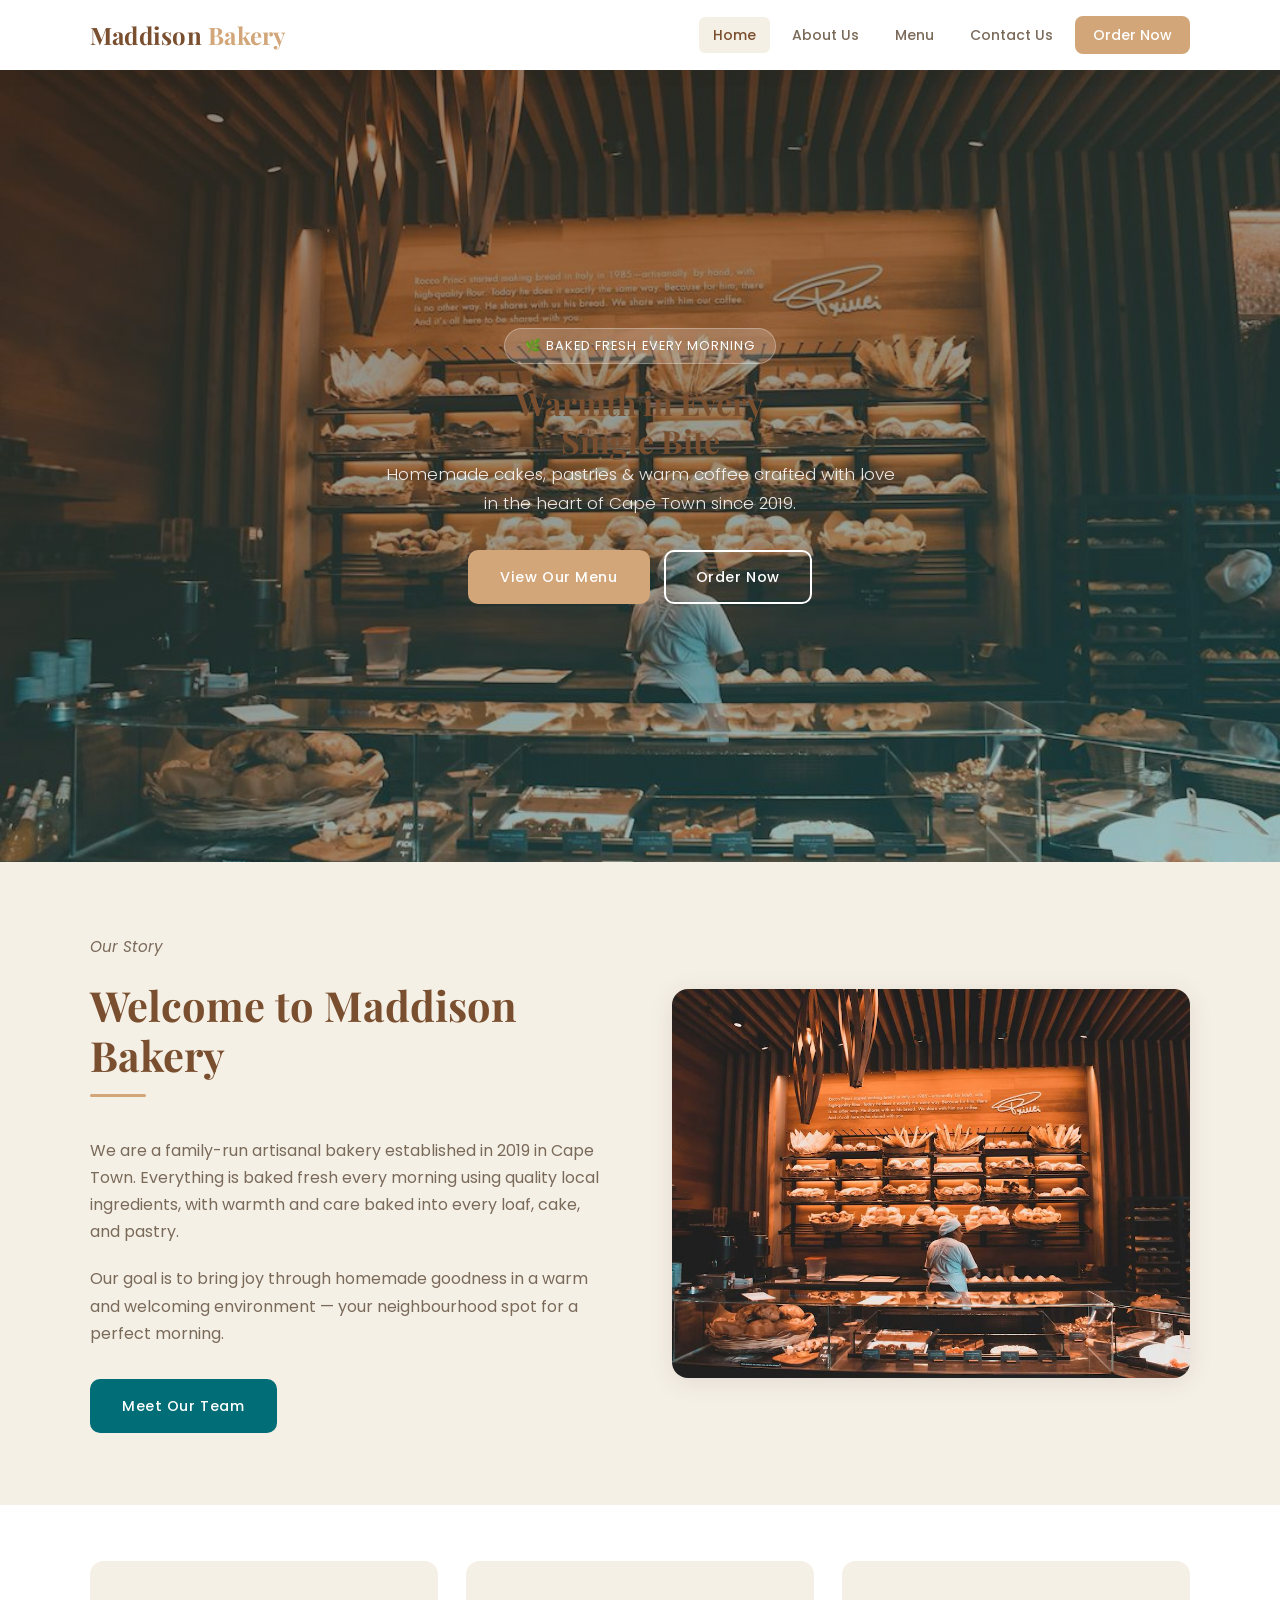
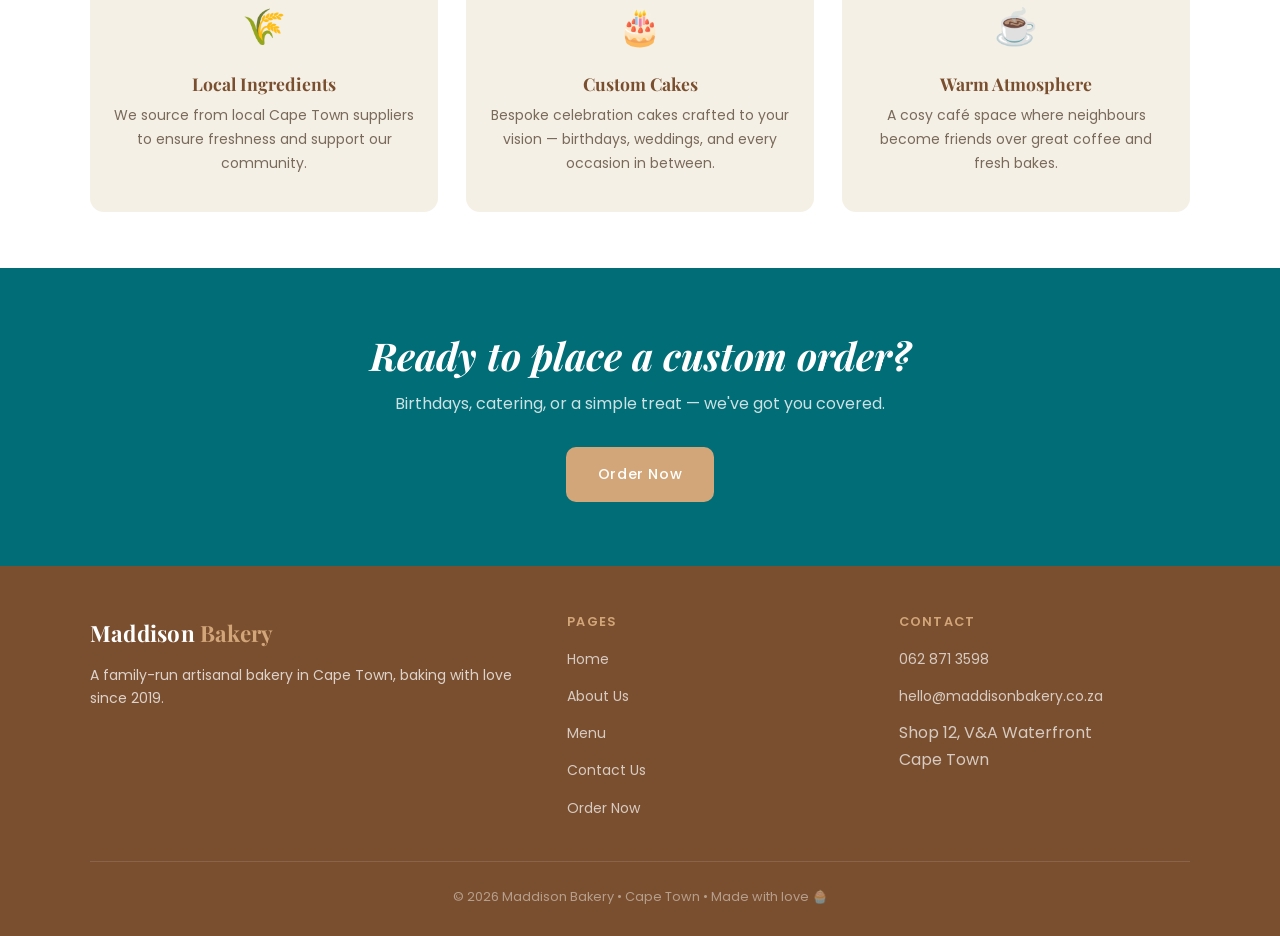
<file: index.html>
<!DOCTYPE html>
<html lang="en">
<head>
    <meta charset="UTF-8">
    <meta name="viewport" content="width=device-width, initial-scale=1.0">

    <meta name="description" content="Maddison Bakery is a family-run artisanal bakery in Cape Town offering fresh cakes, pastries, coffee and custom orders.">
    
    <meta name="keywords" content="Maddison Bakery, Cape Town bakery, artisan bakery, homemade cakes, pastries, cupcakes, fresh bread, coffee shop, custom cakes">
    <title>Maddison Bakery | Fresh Homemade Bakes — Cape Town</title>

    <link rel="stylesheet" href="maddison-bakery/css/style.css">
</head>
<body>

    <nav>
        <div class="nav-inner">
            <a href="index.html" class="nav-logo">Maddison <span>Bakery</span></a>
            <button 
                class="nav-toggle" 
                aria-label="Toggle navigation menu"
                aria-expanded="false">
                <span></span><span></span><span></span>
            </button>
            <ul class="nav-links">
                <li><a href="index.html" class="active">Home</a></li>
                <li><a href="about.html">About Us</a></li>
                <li><a href="menu.html">Menu</a></li>
                <li><a href="contact.html">Contact Us</a></li>
                <li class="nav-cta"><a href="order.html">Order Now</a></li>
            </ul>
        </div>
    </nav>

    <header class="hero">
        <div class="hero-content">
            <div class="hero-badge">🌿 Baked Fresh Every Morning</div>
            <h1>Warmth in Every<br>Single Bite</h1>
            <p>Homemade cakes, pastries &amp; warm coffee crafted with love<br>in the heart of Cape Town since 2019.</p>
            <div class="hero-btns">
                <a href="menu.html" class="btn btn-primary">View Our Menu</a>
                <a href="order.html" class="btn btn-outline">Order Now</a>
            </div>
        </div>
    </header>

    <main>
        <section class="section">
            <div class="container">
                <div class="welcome-grid">
                    <div class="welcome-text">
                        <p class="section-subtitle">Our Story</p>
                        <h2 class="section-title">Welcome to Maddison Bakery</h2>
                        <div class="divider"></div>
                        <p>We are a family-run artisanal bakery established in 2019 in Cape Town. Everything is baked fresh every morning using quality local ingredients, with warmth and care baked into every loaf, cake, and pastry.</p>
                        <p>Our goal is to bring joy through homemade goodness in a warm and welcoming environment — your neighbourhood spot for a perfect morning.</p>
                        <a href="about.html" class="btn btn-teal mt-12">Meet Our Team</a>
                    </div>
                    <div class="welcome-img">
                        <img
                           src="images/bakery-hero.jpg"
                           alt="Fresh artisan bakery interior at Maddison Bakery in Cape Town"
                           loading="lazy">
                    </div>
                </div>
            </div>
        </section>

        <div class="highlights">
            <div class="container">
                <div class="highlights-grid">
                    <div class="highlight-card">
                        <div class="highlight-icon">🌾</div>
                        <h3>Local Ingredients</h3>
                        <p>We source from local Cape Town suppliers to ensure freshness and support our community.</p>
                    </div>
                    <div class="highlight-card">
                        <div class="highlight-icon">🎂</div>
                        <h3>Custom Cakes</h3>
                        <p>Bespoke celebration cakes crafted to your vision — birthdays, weddings, and every occasion in between.</p>
                    </div>
                    <div class="highlight-card">
                        <div class="highlight-icon">☕</div>
                        <h3>Warm Atmosphere</h3>
                        <p>A cosy café space where neighbours become friends over great coffee and fresh bakes.</p>
                    </div>
                </div>
            </div>
        </div>

        <section class="cta-strip">
            <div class="container">
               <h2>Ready to place a custom order?</h2>
               <p>Birthdays, catering, or a simple treat — we've got you covered.</p>
                <a href="order.html" class="btn btn-primary">Order Now</a>
            </div>
        </section>
    </main>

    <footer>
        <div class="container">
            <div class="footer-inner">
                <div class="footer-brand">
                    <div class="nav-logo">Maddison <span class="footer-logo-accent">Bakery</span></div>
                    <p>A family-run artisanal bakery in Cape Town, baking with love since 2019.</p>
                </div>
                <div class="footer-col">
                    <h4>Pages</h4>
                    <ul>
                        <li><a href="index.html">Home</a></li>
                        <li><a href="about.html">About Us</a></li>
                        <li><a href="menu.html">Menu</a></li>
                        <li><a href="contact.html">Contact Us</a></li>
                        <li><a href="order.html">Order Now</a></li>
                    </ul>
                </div>
                <div class="footer-col">
                    <h4>Contact</h4>
                    <ul>
                        <li><a href="tel:0628713598">062 871 3598</a></li>
                        <li><a href="mailto:hello@maddisonbakery.co.za">hello@maddisonbakery.co.za</a></li>
                        <li><span class="footer-address">Shop 12, V&A Waterfront<br>Cape Town</span></li>
                    </ul>
                </div>
            </div>
            <div class="footer-bottom">
                <p>© 2026 Maddison Bakery • Cape Town • Made with love 🧁</p>
            </div>
        </div>
    </footer>
    <script src="maddison-bakery/js/script.js"></script>

</body>
</html>
</file>
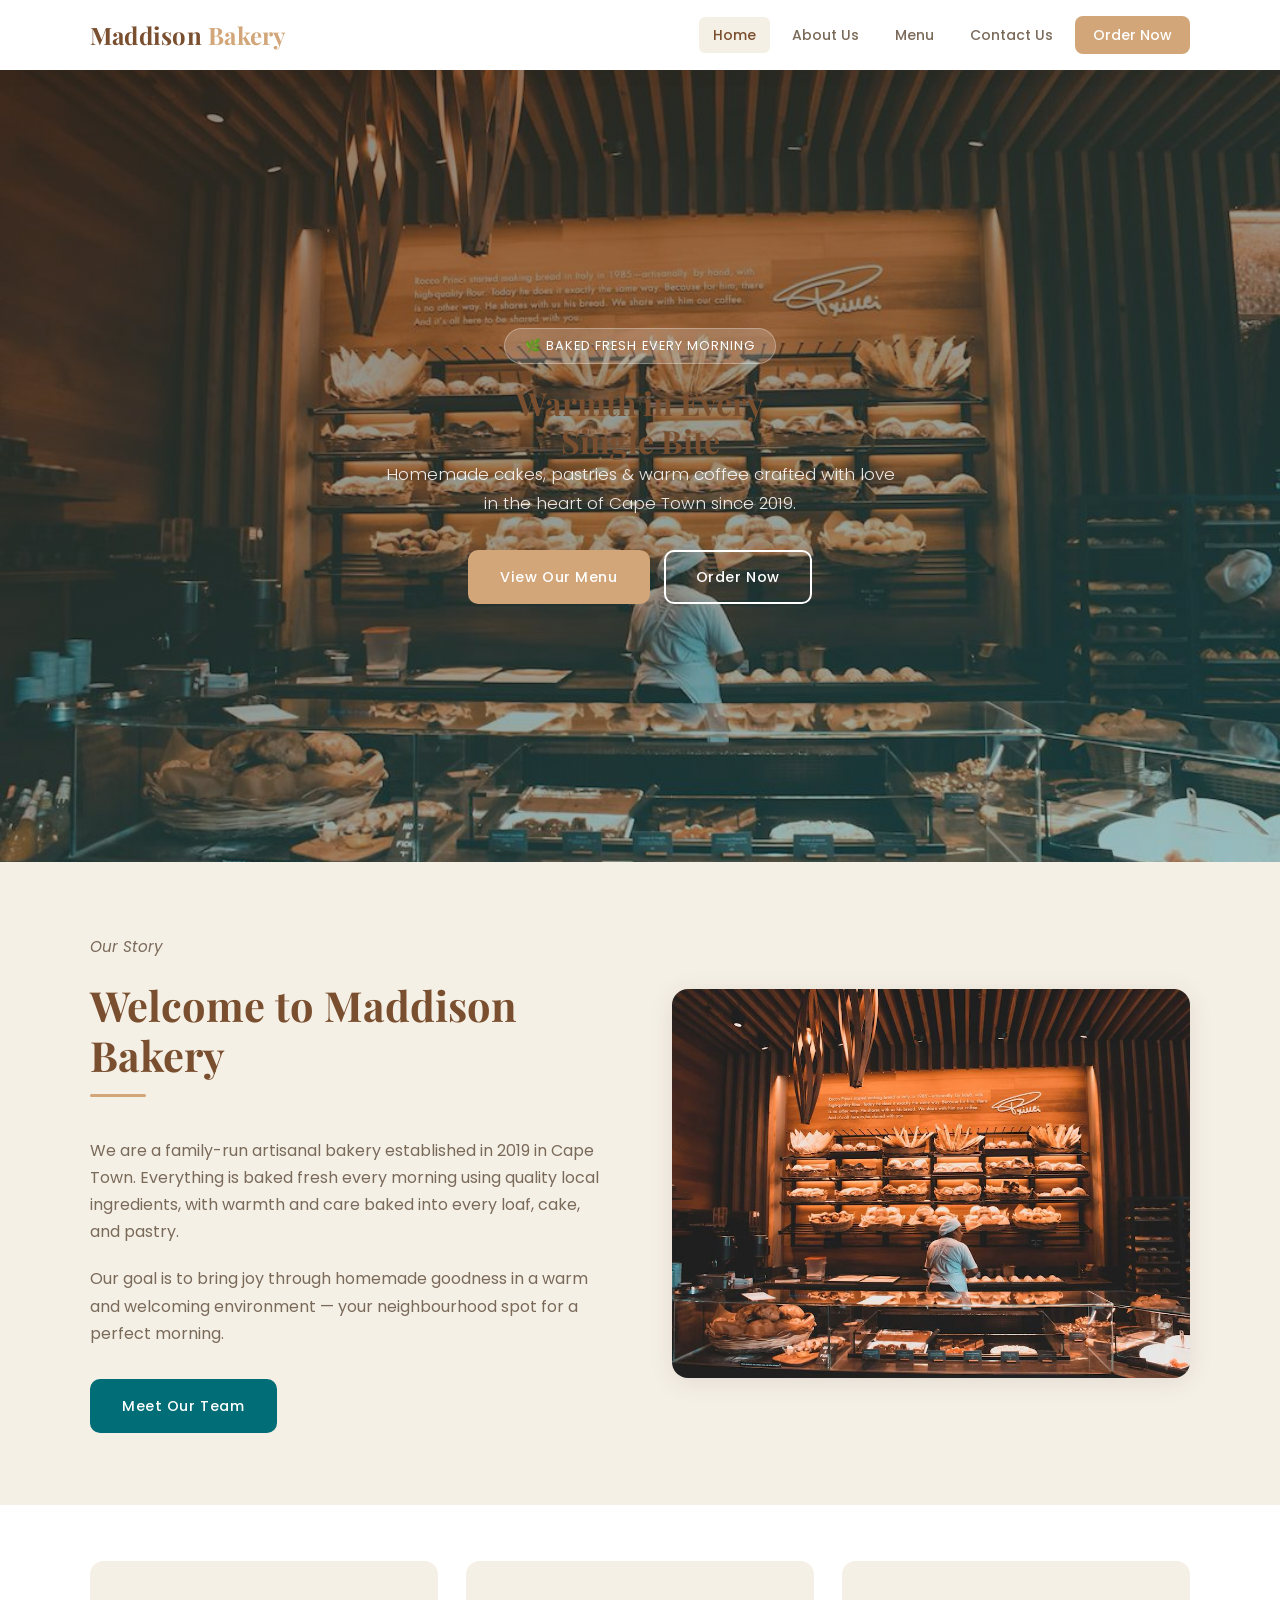
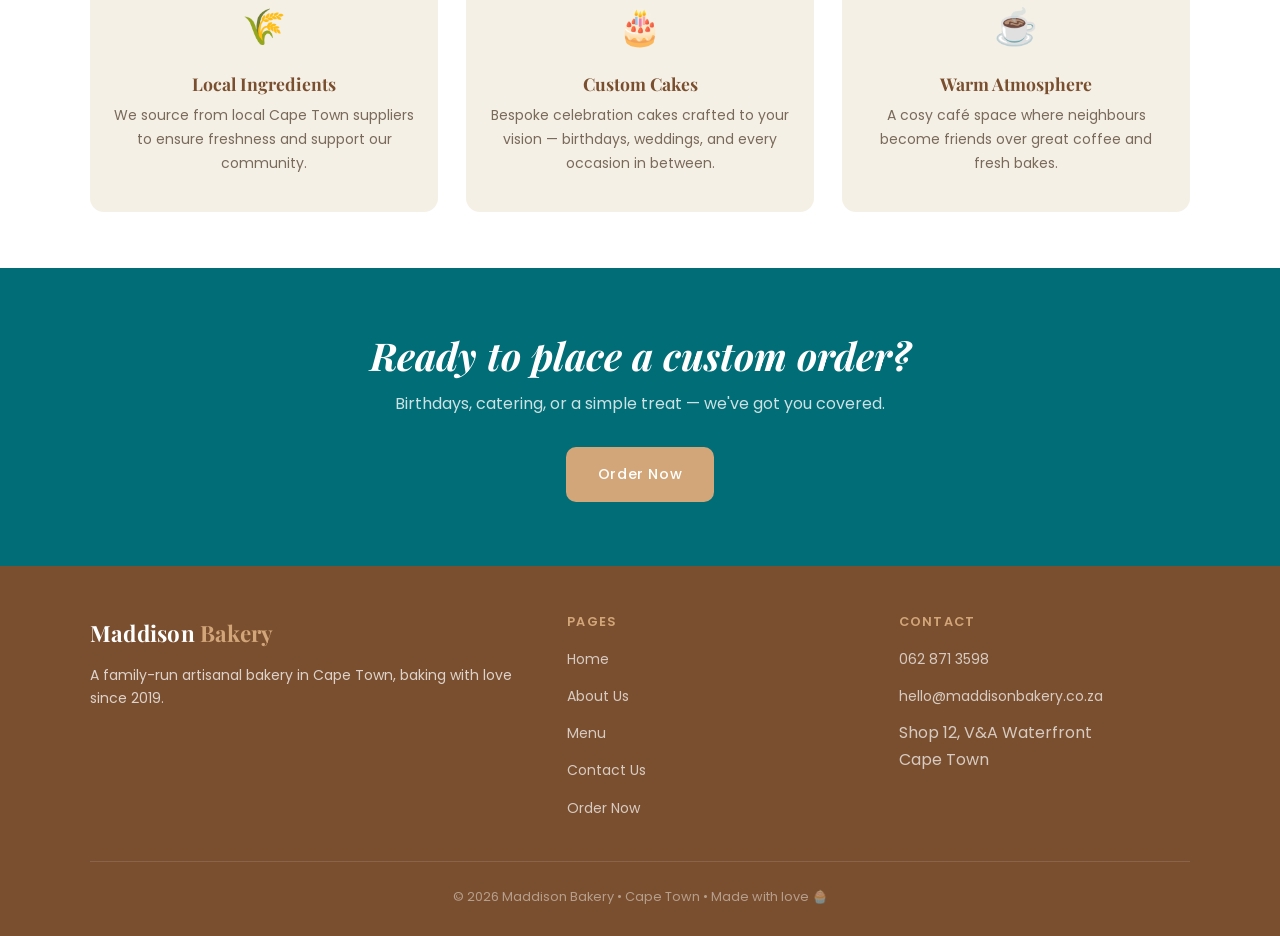
<file: maddison-bakery/index.html>
<!DOCTYPE html>
<html lang="en">
<head>
    <meta charset="UTF-8">
    <meta name="viewport" content="width=device-width, initial-scale=1.0">

    <meta name="description" content="Maddison Bakery is a family-run artisanal bakery in Cape Town offering fresh cakes, pastries, coffee and custom orders.">
    
    <meta name="keywords" content="Maddison Bakery, Cape Town bakery, artisan bakery, homemade cakes, pastries, cupcakes, fresh bread, coffee shop, custom cakes">
    <title>Maddison Bakery | Fresh Homemade Bakes — Cape Town</title>

    <link rel="stylesheet" href="css/style.css">
</head>
<body>

    <nav>
        <div class="nav-inner">
            <a href="index.html" class="nav-logo">Maddison <span>Bakery</span></a>
            <button 
                class="nav-toggle" 
                aria-label="Toggle navigation menu"
                aria-expanded="false">
                <span></span><span></span><span></span>
            </button>
            <ul class="nav-links">
                <li><a href="index.html" class="active">Home</a></li>
                <li><a href="about.html">About Us</a></li>
                <li><a href="menu.html">Menu</a></li>
                <li><a href="contact.html">Contact Us</a></li>
                <li class="nav-cta"><a href="order.html">Order Now</a></li>
            </ul>
        </div>
    </nav>

    <header class="hero">
        <div class="hero-content">
            <div class="hero-badge">🌿 Baked Fresh Every Morning</div>
            <h1>Warmth in Every<br>Single Bite</h1>
            <p>Homemade cakes, pastries &amp; warm coffee crafted with love<br>in the heart of Cape Town since 2019.</p>
            <div class="hero-btns">
                <a href="menu.html" class="btn btn-primary">View Our Menu</a>
                <a href="order.html" class="btn btn-outline">Order Now</a>
            </div>
        </div>
    </header>

    <main>
        <section class="section">
            <div class="container">
                <div class="welcome-grid">
                    <div class="welcome-text">
                        <p class="section-subtitle">Our Story</p>
                        <h2 class="section-title">Welcome to Maddison Bakery</h2>
                        <div class="divider"></div>
                        <p>We are a family-run artisanal bakery established in 2019 in Cape Town. Everything is baked fresh every morning using quality local ingredients, with warmth and care baked into every loaf, cake, and pastry.</p>
                        <p>Our goal is to bring joy through homemade goodness in a warm and welcoming environment — your neighbourhood spot for a perfect morning.</p>
                        <a href="about.html" class="btn btn-teal mt-12">Meet Our Team</a>
                    </div>
                    <div class="welcome-img">
                        <img
                           src="images/bakery-hero.jpg"
                           alt="Fresh artisan bakery interior at Maddison Bakery in Cape Town"
                           loading="lazy">
                    </div>
                </div>
            </div>
        </section>

        <div class="highlights">
            <div class="container">
                <div class="highlights-grid">
                    <div class="highlight-card">
                        <div class="highlight-icon">🌾</div>
                        <h3>Local Ingredients</h3>
                        <p>We source from local Cape Town suppliers to ensure freshness and support our community.</p>
                    </div>
                    <div class="highlight-card">
                        <div class="highlight-icon">🎂</div>
                        <h3>Custom Cakes</h3>
                        <p>Bespoke celebration cakes crafted to your vision — birthdays, weddings, and every occasion in between.</p>
                    </div>
                    <div class="highlight-card">
                        <div class="highlight-icon">☕</div>
                        <h3>Warm Atmosphere</h3>
                        <p>A cosy café space where neighbours become friends over great coffee and fresh bakes.</p>
                    </div>
                </div>
            </div>
        </div>

        <section class="cta-strip">
            <div class="container">
               <h2>Ready to place a custom order?</h2>
               <p>Birthdays, catering, or a simple treat — we've got you covered.</p>
                <a href="order.html" class="btn btn-primary">Order Now</a>
            </div>
        </section>
    </main>

    <footer>
        <div class="container">
            <div class="footer-inner">
                <div class="footer-brand">
                    <div class="nav-logo">Maddison <span class="footer-logo-accent">Bakery</span></div>
                    <p>A family-run artisanal bakery in Cape Town, baking with love since 2019.</p>
                </div>
                <div class="footer-col">
                    <h4>Pages</h4>
                    <ul>
                        <li><a href="index.html">Home</a></li>
                        <li><a href="about.html">About Us</a></li>
                        <li><a href="menu.html">Menu</a></li>
                        <li><a href="contact.html">Contact Us</a></li>
                        <li><a href="order.html">Order Now</a></li>
                    </ul>
                </div>
                <div class="footer-col">
                    <h4>Contact</h4>
                    <ul>
                        <li><a href="tel:0628713598">062 871 3598</a></li>
                        <li><a href="mailto:hello@maddisonbakery.co.za">hello@maddisonbakery.co.za</a></li>
                        <li><span class="footer-address">Shop 12, V&A Waterfront<br>Cape Town</span></li>
                    </ul>
                </div>
            </div>
            <div class="footer-bottom">
                <p>© 2026 Maddison Bakery • Cape Town • Made with love 🧁</p>
            </div>
        </div>
    </footer>
    <script src="js/script.js"></script>
</body>
</html>
</file>
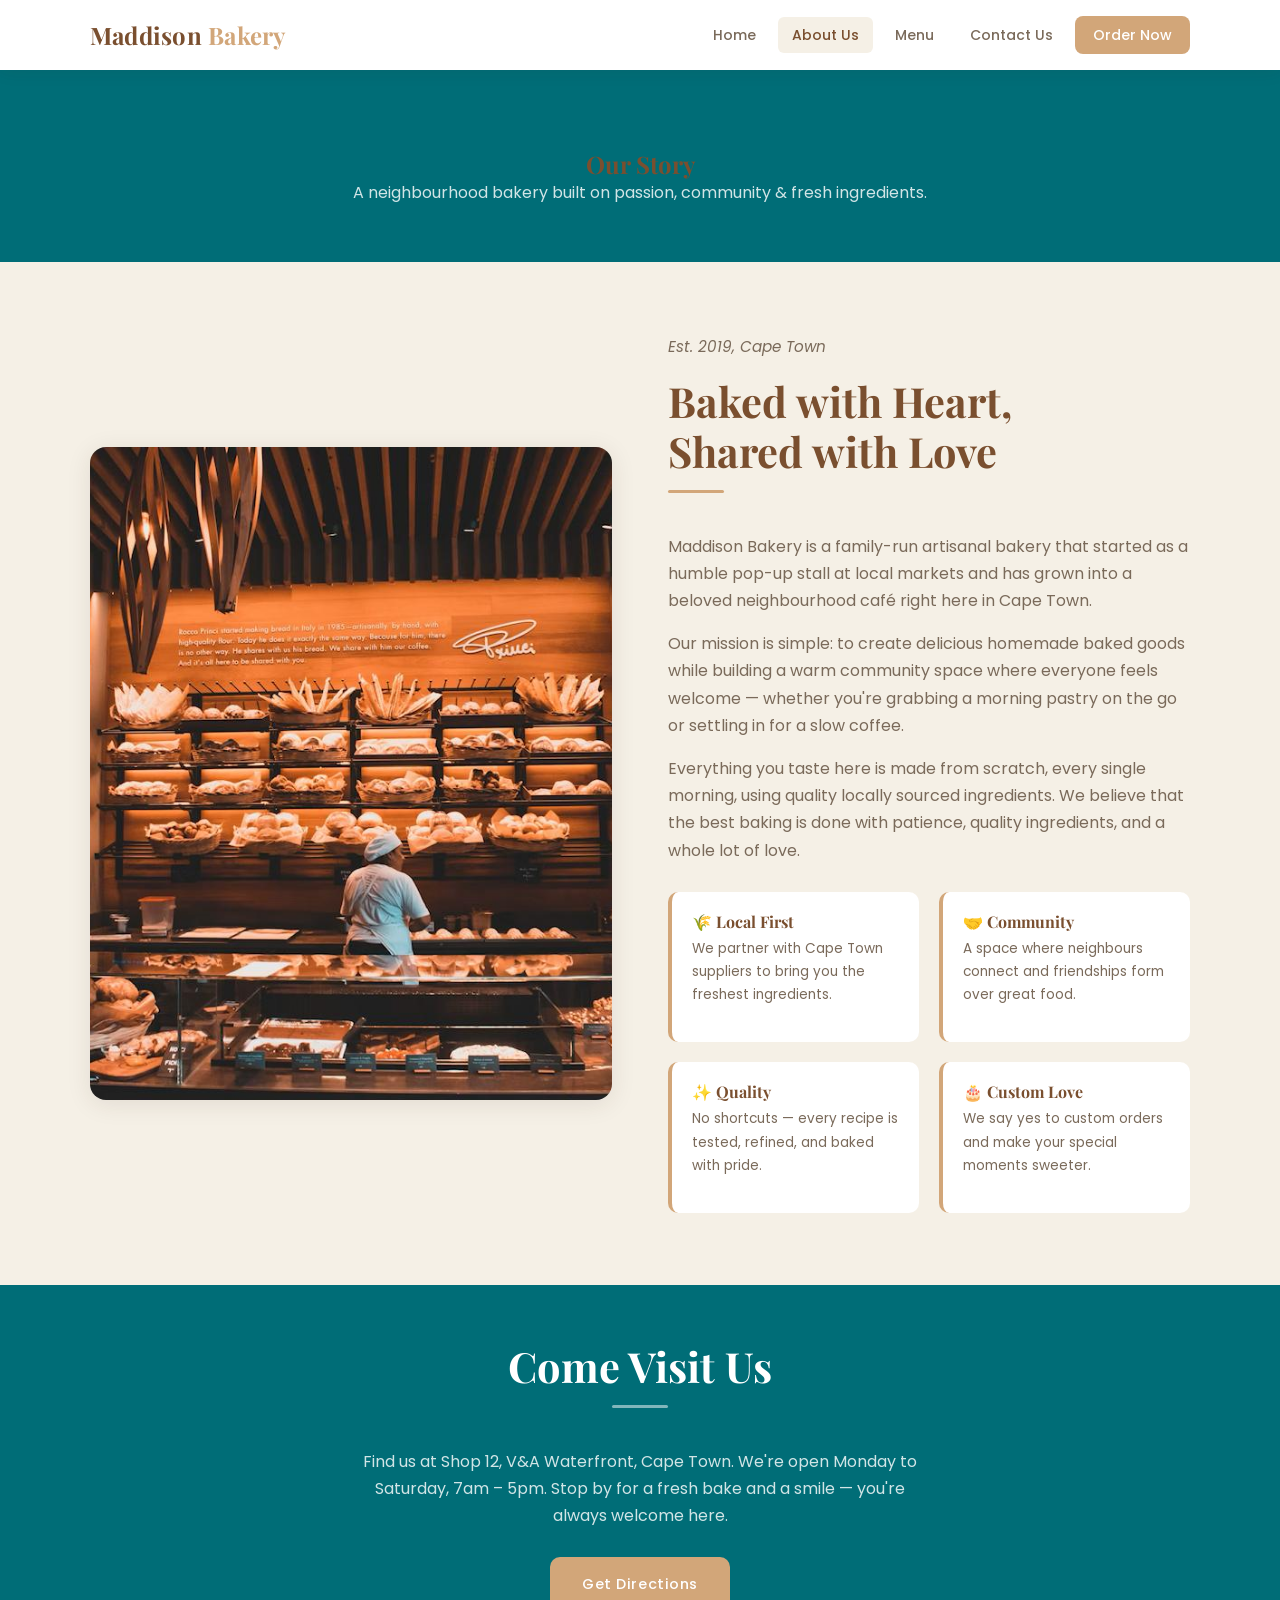
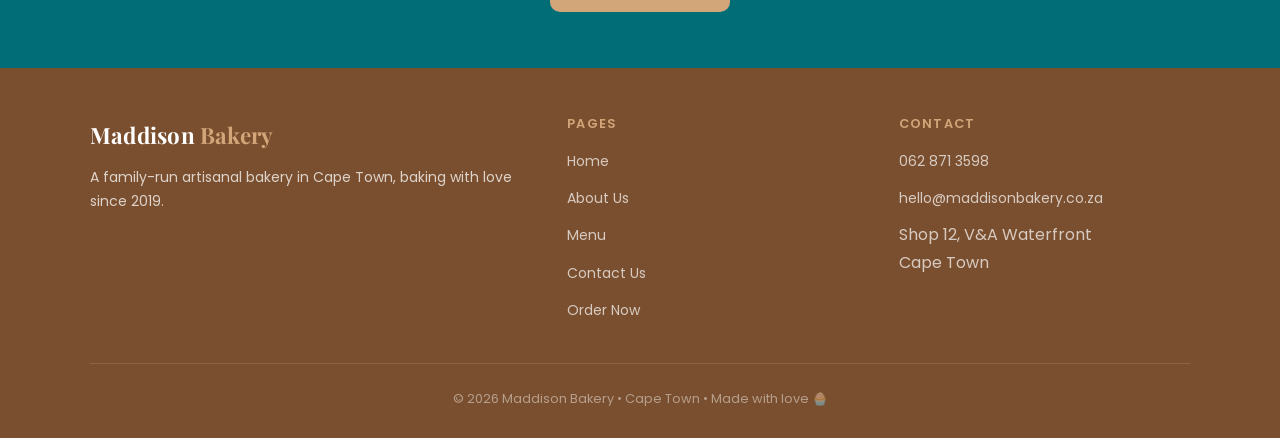
<file: about.html>
<!DOCTYPE html>
<html lang="en">
<head>
    <!-- Character Encoding -->
    <meta charset="UTF-8">

    <!-- Responsive Viewport -->
    <meta name="viewport" content="width=device-width, initial-scale=1.0">

    <!-- SEO Description -->
    <meta name="description" content="Learn about Maddison Bakery, a family-run artisanal bakery in Cape Town focused on fresh ingredients, community and homemade baked goods.">

    <!-- SEO Keywords -->
    <meta name="keywords" content="Maddison Bakery history, Cape Town bakers, artisan kitchen, bakery values, meet the team">

    <!-- Page Title -->
    <title>About Us — Maddison Bakery</title>

    <!-- External Stylesheet -->
    <link rel="stylesheet" href="maddison-bakery/css/style.css">
</head>
<body>

    <!-- Main Navigation -->
    <nav>
        <div class="nav-inner">
            <a href="index.html" class="nav-logo">Maddison <span>Bakery</span></a>
            <button 
                  class="nav-toggle" 
                  aria-label="Toggle navigation menu"
                  aria-expanded="false">
            <span></span><span></span><span></span>
            </button>
            <ul class="nav-links">
                <li><a href="index.html">Home</a></li>
                <li><a href="about.html" class="active">About Us</a></li>
                <li><a href="menu.html">Menu</a></li>
                <li><a href="contact.html">Contact Us</a></li>
                <li class="nav-cta"><a href="order.html">Order Now</a></li>
            </ul>
        </div>
    </nav>

    <!-- About Hero Section -->
    <section class="about-hero">
        <div class="container">
            <h1>Our Story</h1>
            <p>A neighbourhood bakery built on passion, community & fresh ingredients.</p>
        </div>
    </section>

    <main>

        <!-- About Section -->
        <section class="section">
            <div class="container">
                <div class="about-grid">

                    <!-- About Image -->
                    <div class="about-img">
                        <img src="images/bakery-hero.jpg" alt="Maddison Bakery interior and bakers at work">
                    </div>

                    <!-- About Content -->
                    <div class="about-text">
                        <p class="section-subtitle">Est. 2019, Cape Town</p>
                        <h2 class="section-title">Baked with Heart,<br>Shared with Love</h2>
                        <div class="divider"></div>

                        <p>Maddison Bakery is a family-run artisanal bakery that started as a humble pop-up stall at local markets and has grown into a beloved neighbourhood café right here in Cape Town.</p>

                        <p>Our mission is simple: to create delicious homemade baked goods while building a warm community space where everyone feels welcome — whether you're grabbing a morning pastry on the go or settling in for a slow coffee.</p>

                        <p>Everything you taste here is made from scratch, every single morning, using quality locally sourced ingredients. We believe that the best baking is done with patience, quality ingredients, and a whole lot of love.</p>

                        <!-- Bakery Values -->
                        <div class="values-grid">

                            <!-- Value Item -->
                            <div class="value-item">
                                <h4>🌾 Local First</h4>
                                <p>We partner with Cape Town suppliers to bring you the freshest ingredients.</p>
                            </div>

                            <!-- Value Item -->
                            <div class="value-item">
                                <h4>🤝 Community</h4>
                                <p>A space where neighbours connect and friendships form over great food.</p>
                            </div>

                            <!-- Value Item -->
                            <div class="value-item">
                                <h4>✨ Quality</h4>
                                <p>No shortcuts — every recipe is tested, refined, and baked with pride.</p>
                            </div>

                            <!-- Value Item -->
                            <div class="value-item">
                                <h4>🎂 Custom Love</h4>
                                <p>We say yes to custom orders and make your special moments sweeter.</p>
                            </div>

                        </div>
                    </div>

                </div>
            </div>
        </section>

        <!-- Visit Us Section -->
        <section class="team-strip">
            <div class="container">
                <h2 class="section-title">Come Visit Us</h2>
                <div class="divider"></div>
                <p>Find us at Shop 12, V&A Waterfront, Cape Town. We're open Monday to Saturday, 7am – 5pm. Stop by for a fresh bake and a smile — you're always welcome here.</p>
                <a href="contact.html" class="btn btn-primary mt-28">Get Directions</a>
            </div>
       </section>

    </main>

    <!-- Footer -->
    <footer>
        <div class="container">
            <div class="footer-inner">

                <!-- Footer Brand -->
                <div class="footer-brand">
                    <div class="nav-logo">Maddison <span class="footer-logo-accent">Bakery</span></div>
                    <p>A family-run artisanal bakery in Cape Town, baking with love since 2019.</p>
                </div>

                <!-- Footer Navigation -->
                <div class="footer-col">
                    <h4>Pages</h4>
                    <ul>
                        <li><a href="index.html">Home</a></li>
                        <li><a href="about.html">About Us</a></li>
                        <li><a href="menu.html">Menu</a></li>
                        <li><a href="contact.html">Contact Us</a></li>
                        <li><a href="order.html">Order Now</a></li>
                    </ul>
                </div>

                <!-- Footer Contact -->
                <div class="footer-col">
                    <h4>Contact</h4>
                    <ul>
                        <li><a href="tel:0628713598">062 871 3598</a></li>
                        <li><a href="mailto:hello@maddisonbakery.co.za">hello@maddisonbakery.co.za</a></li>
                        <li><span class="footer-address">Shop 12, V&A Waterfront<br>Cape Town</span></li>
                    </ul>
                </div>

            </div>

            <!-- Footer Copyright -->
            <div class="footer-bottom">
                <p>©  2026 Maddison Bakery • Cape Town • Made with love 🧁</p>
            </div>
        </div>
    </footer>

    <!-- External JavaScript -->
    <script src="maddison-bakery/js/script.js"></script>

</body>
</html>
</file>
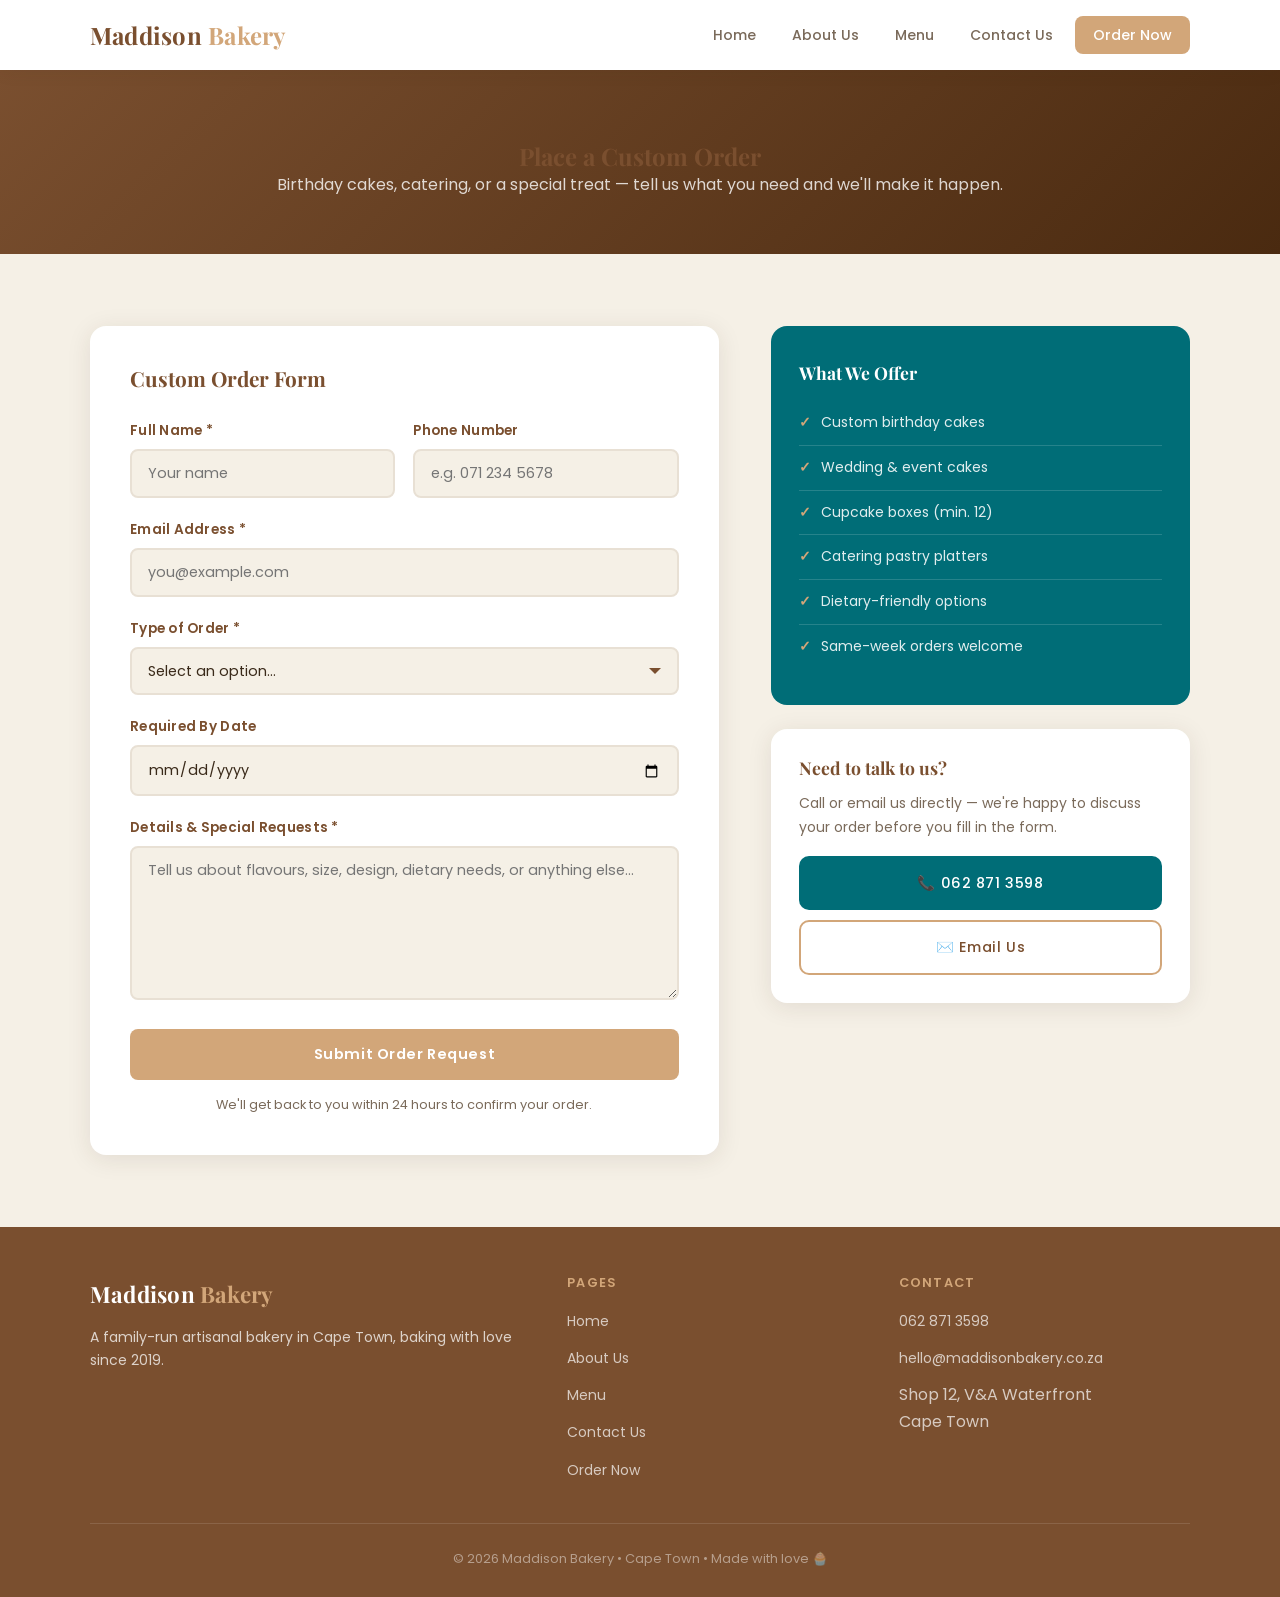
<file: order.html>
<!DOCTYPE html>
<html lang="en">
<head>
    <!-- Character Encoding -->
    <meta charset="UTF-8">

    <!-- Responsive Viewport -->
    <meta name="viewport" content="width=device-width, initial-scale=1.0">

    <!-- SEO Description -->
    <meta name="description" content="Place a custom order with Maddison Bakery in Cape Town for birthday cakes, cupcakes, wedding cakes, catering platters and special bakery requests.">

    <!-- SEO Keywords -->
    <meta name="keywords" content="Maddison Bakery order, custom cake inquiry, Cape Town catering, order pastries online">

    <!-- Page Title -->
    <title>Order Now — Maddison Bakery</title>

    <!-- External Stylesheet -->
    <link rel="stylesheet" href="maddison-bakery/css/style.css">      
</head>
<body>

    <!-- Main Navigation -->
    <nav>
        <div class="nav-inner">
            <a href="index.html" class="nav-logo">Maddison <span>Bakery</span></a>
            <button 
                 class="nav-toggle" 
                 aria-label="Toggle navigation menu"
                 aria-expanded="false">
                 <span></span><span></span><span></span>                
            </button>
            <ul class="nav-links">
                <li><a href="index.html">Home</a></li>
                <li><a href="about.html">About Us</a></li>
                <li><a href="menu.html">Menu</a></li>
                <li><a href="contact.html">Contact Us</a></li>
                <li class="nav-cta"><a href="order.html" class="active">Order Now</a></li>
            </ul>
        </div>
    </nav>

    <!-- Order Hero Section -->
    <section class="order-hero">
        <div class="container">
            <h1>Place a Custom Order</h1>
            <p>Birthday cakes, catering, or a special treat — tell us what you need and we'll make it happen.</p>
        </div>
    </section>

    <main>

        <!-- Order Section -->
        <section class="section">
            <div class="container">
                <div class="order-layout">

                    <!-- Order Form -->
                    <div class="form-card">
                        <h3>Custom Order Form</h3>

                        <form id="orderForm" novalidate>

                            <!-- Name and Phone -->
                            <div class="form-row">
                                <div class="form-group">
                                    <label for="fname">Full Name <span class="lbl-required">*</span></label>
                                    <input type="text" id="fname" name="name" placeholder="Your name" required>
                                </div>

                                <div class="form-group">
                                    <label for="phone">Phone Number</label>
                                    <input type="tel" id="phone" name="phone" placeholder="e.g. 071 234 5678">
                                </div>
                            </div>

                            <!-- Email Address -->
                            <div class="form-group">
                                <label for="oemail">Email Address <span class="lbl-required">*</span></label>
                                <input type="email" id="oemail" name="email" placeholder="you@example.com" required>
                            </div>

                            <!-- Order Type -->
                            <div class="form-group">
                                <label for="order-type">Type of Order <span class="lbl-required">*</span></label>
                                <select id="order-type" name="order-type" required>
                                    <option value="">Select an option...</option>
                                    <option value="Birthday Cake">Birthday Cake</option>
                                    <option value="Cupcakes">Cupcakes</option>
                                    <option value="Wedding / Event Cake">Wedding / Event Cake</option>
                                    <option value="Catering (pastry platter)">Catering (pastry platter)</option>
                                    <option value="Other">Other</option> 
                                </select>
                            </div>

                            <!-- Required Date -->
                            <div class="form-group">
                                <label for="date">Required By Date</label>
                                <input type="date" id="date" name="date">
                            </div>

                            <!-- Order Details -->
                            <div class="form-group">
                                <label for="details">Details & Special Requests <span class="lbl-required">*</span></label>
                                <textarea id="details" name="details" rows="6" placeholder="Tell us about flavours, size, design, dietary needs, or anything else..." required></textarea>
                            </div>

                            <!-- Submit Button -->
                            <button type="submit" class="btn btn-primary order-submit-btn">Submit Order Request</button>

                            <!-- Order Note -->
                            <p class="order-note">We'll get back to you within 24 hours to confirm your order.</p>

                        </form>

                        <!-- Success Message -->
                        <div id="orderSuccess" class="order-success">
                            <h4>✅ Order Request Sent!</h4>
                            <p>Thank you for contacting Maddison Bakery. Your asynchronous order parameters were verified. We will get back to you within 24 hours.</p>
                        </div>
                    </div>

                    <!-- Order Information -->
                    <div>

                        <!-- Services Offered -->
                        <div class="order-aside">
                            <h3>What We Offer</h3>
                            <ul>
                                <li>Custom birthday cakes</li>
                                <li>Wedding & event cakes</li>
                                <li>Cupcake boxes (min. 12)</li>
                                <li>Catering pastry platters</li>
                                <li>Dietary-friendly options</li>
                                <li>Same-week orders welcome</li>
                            </ul>
                        </div>

                        <!-- Contact Card -->
                        <div class="order-contact-card">
                            <h3 class="order-contact-heading">Need to talk to us?</h3>
                            <p class="order-contact-text">Call or email us directly — we're happy to discuss your order before you fill in the form.</p>
                            <a href="tel:0628713598" class="btn btn-teal order-contact-btn">📞 062 871 3598</a>
                            <a href="mailto:hello@maddisonbakery.co.za" class="btn btn-outline order-email-btn">✉️ Email Us</a>
                        </div>

                    </div>

                </div>
            </div>
        </section>

    </main>

    <!-- Footer -->
    <footer>
        <div class="container">
            <div class="footer-inner">

                <!-- Footer Brand -->
                <div class="footer-brand">
                    <div class="nav-logo">Maddison <span class="footer-logo-accent">Bakery</span></div>
                    <p>A family-run artisanal bakery in Cape Town, baking with love since 2019.</p>
                </div>

                <!-- Footer Navigation -->
                <div class="footer-col">
                    <h4>Pages</h4>
                    <ul>
                        <li><a href="index.html">Home</a></li>
                        <li><a href="about.html">About Us</a></li>
                        <li><a href="menu.html">Menu</a></li>
                        <li><a href="contact.html">Contact Us</a></li>
                        <li><a href="order.html">Order Now</a></li>
                    </ul>
                </div>

                <!-- Footer Contact -->
                <div class="footer-col">
                    <h4>Contact</h4>
                    <ul>
                        <li><a href="tel:0628713598">062 871 3598</a></li>
                        <li><a href="mailto:hello@maddisonbakery.co.za">hello@maddisonbakery.co.za</a></li>
                        <li><span class="footer-address">Shop 12, V&A Waterfront<br>Cape Town</span></li>
                    </ul>
                </div>

            </div>

            <!-- Footer Copyright -->
            <div class="footer-bottom">
                <p>© 2026 Maddison Bakery • Cape Town • Made with love 🧁</p>
            </div>
        </div>
    </footer>

    <!-- External JavaScript -->
    <script src="maddison-bakery/js/script.js"></script>

</body>
</html>
</file>
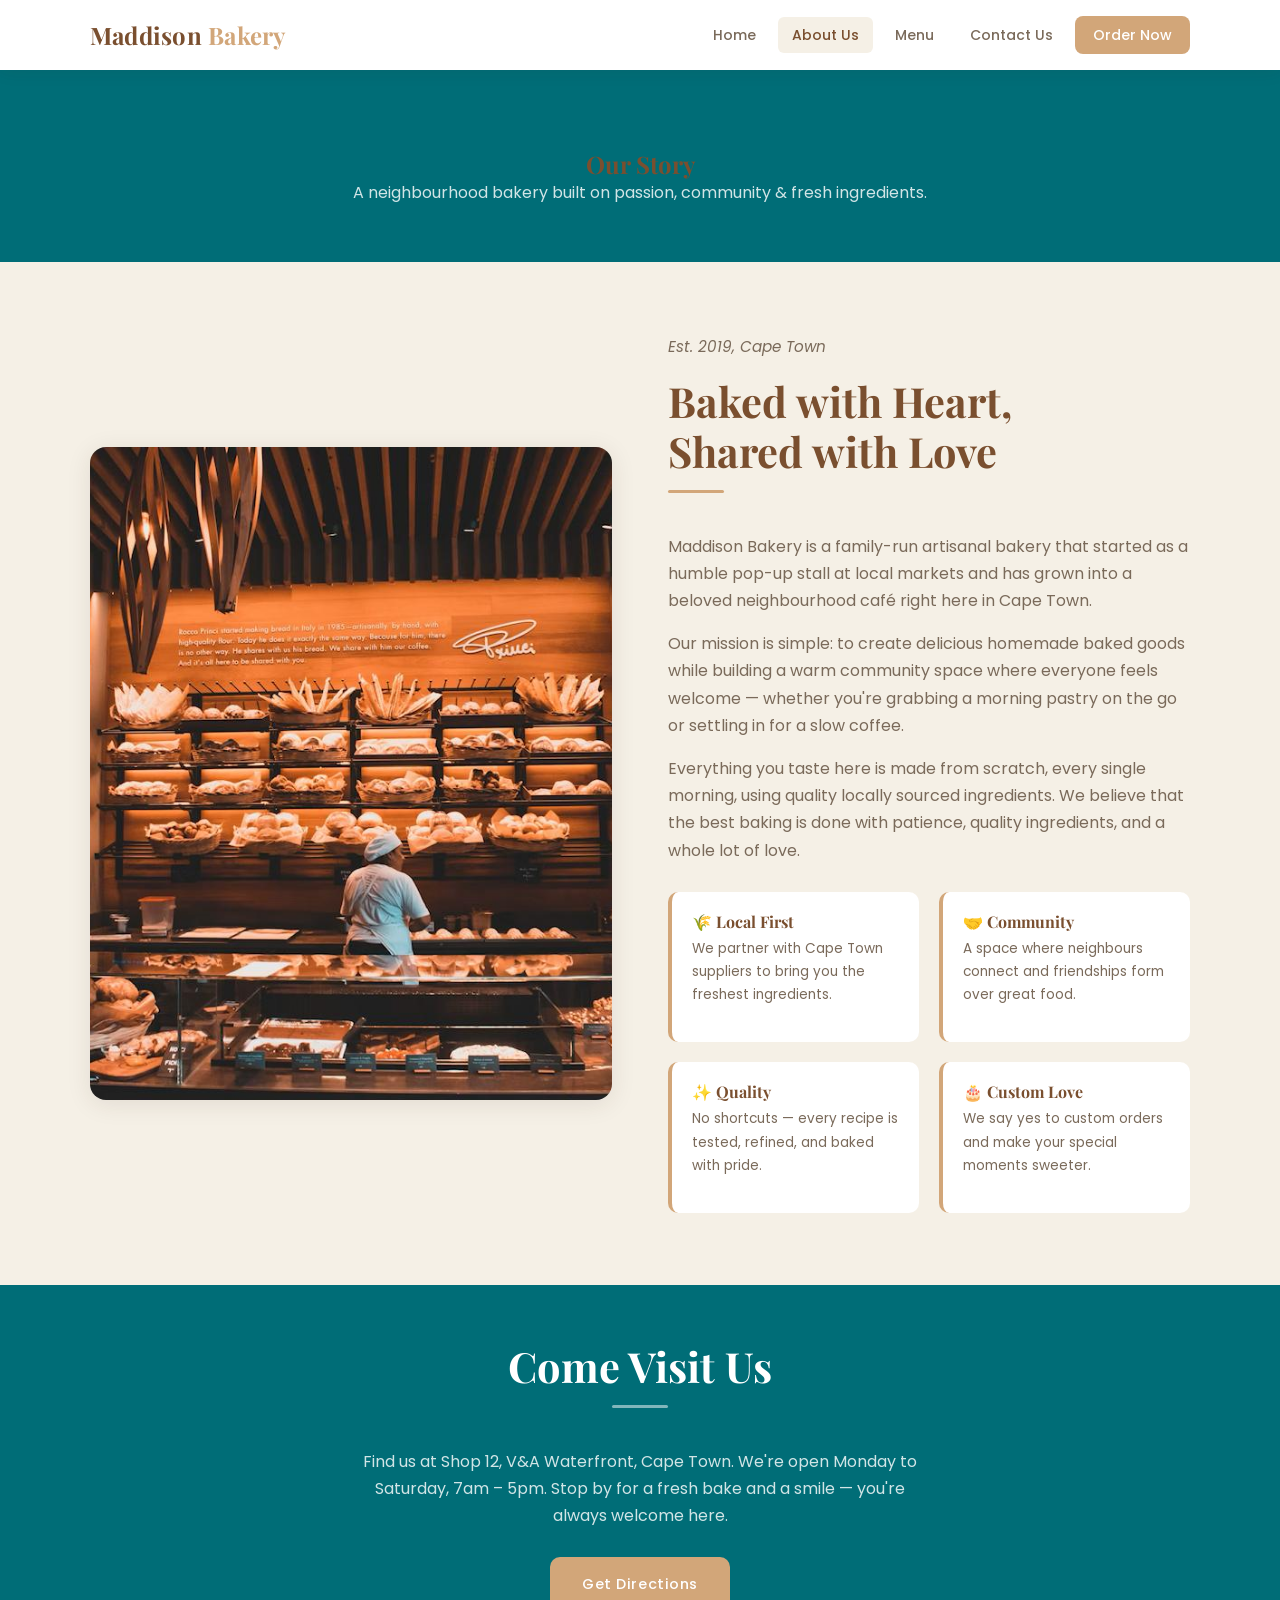
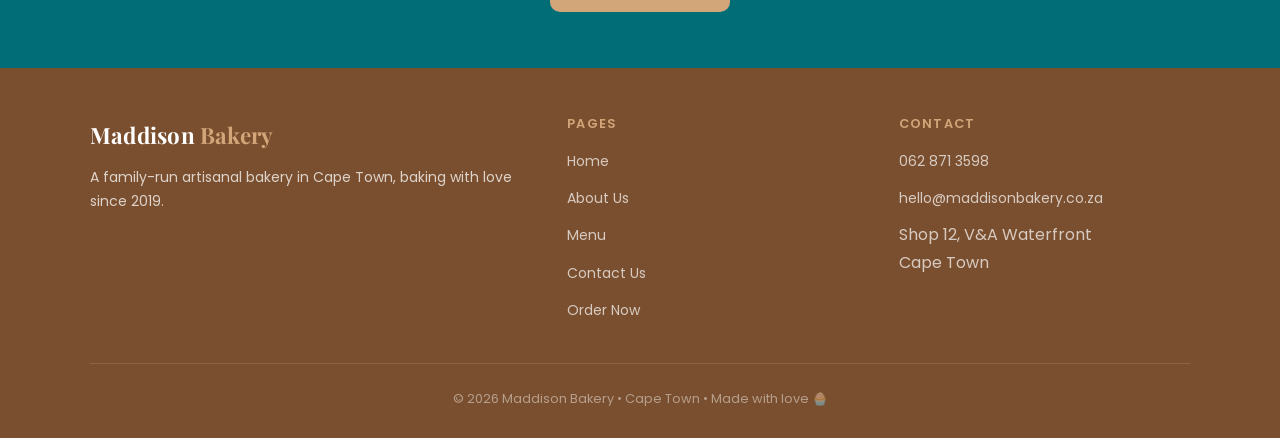
<file: maddison-bakery/about.html>
<!DOCTYPE html>
<html lang="en">
<head>
    <!-- Character Encoding -->
    <meta charset="UTF-8">

    <!-- Responsive Viewport -->
    <meta name="viewport" content="width=device-width, initial-scale=1.0">

    <!-- SEO Description -->
    <meta name="description" content="Learn about Maddison Bakery, a family-run artisanal bakery in Cape Town focused on fresh ingredients, community and homemade baked goods.">

    <!-- SEO Keywords -->
    <meta name="keywords" content="Maddison Bakery history, Cape Town bakers, artisan kitchen, bakery values, meet the team">

    <!-- Page Title -->
    <title>About Us — Maddison Bakery</title>

    <!-- External Stylesheet -->
    <link rel="stylesheet" href="css/style.css">
</head>
<body>

    <!-- Main Navigation -->
    <nav>
        <div class="nav-inner">
            <a href="index.html" class="nav-logo">Maddison <span>Bakery</span></a>
            <button 
                  class="nav-toggle" 
                  aria-label="Toggle navigation menu"
                  aria-expanded="false">
            <span></span><span></span><span></span>
            </button>
            <ul class="nav-links">
                <li><a href="index.html">Home</a></li>
                <li><a href="about.html" class="active">About Us</a></li>
                <li><a href="menu.html">Menu</a></li>
                <li><a href="contact.html">Contact Us</a></li>
                <li class="nav-cta"><a href="order.html">Order Now</a></li>
            </ul>
        </div>
    </nav>

    <!-- About Hero Section -->
    <section class="about-hero">
        <div class="container">
            <h1>Our Story</h1>
            <p>A neighbourhood bakery built on passion, community & fresh ingredients.</p>
        </div>
    </section>

    <main>

        <!-- About Section -->
        <section class="section">
            <div class="container">
                <div class="about-grid">

                    <!-- About Image -->
                    <div class="about-img">
                        <img src="images/bakery-hero.jpg" alt="Maddison Bakery interior and bakers at work">
                    </div>

                    <!-- About Content -->
                    <div class="about-text">
                        <p class="section-subtitle">Est. 2019, Cape Town</p>
                        <h2 class="section-title">Baked with Heart,<br>Shared with Love</h2>
                        <div class="divider"></div>

                        <p>Maddison Bakery is a family-run artisanal bakery that started as a humble pop-up stall at local markets and has grown into a beloved neighbourhood café right here in Cape Town.</p>

                        <p>Our mission is simple: to create delicious homemade baked goods while building a warm community space where everyone feels welcome — whether you're grabbing a morning pastry on the go or settling in for a slow coffee.</p>

                        <p>Everything you taste here is made from scratch, every single morning, using quality locally sourced ingredients. We believe that the best baking is done with patience, quality ingredients, and a whole lot of love.</p>

                        <!-- Bakery Values -->
                        <div class="values-grid">

                            <!-- Value Item -->
                            <div class="value-item">
                                <h4>🌾 Local First</h4>
                                <p>We partner with Cape Town suppliers to bring you the freshest ingredients.</p>
                            </div>

                            <!-- Value Item -->
                            <div class="value-item">
                                <h4>🤝 Community</h4>
                                <p>A space where neighbours connect and friendships form over great food.</p>
                            </div>

                            <!-- Value Item -->
                            <div class="value-item">
                                <h4>✨ Quality</h4>
                                <p>No shortcuts — every recipe is tested, refined, and baked with pride.</p>
                            </div>

                            <!-- Value Item -->
                            <div class="value-item">
                                <h4>🎂 Custom Love</h4>
                                <p>We say yes to custom orders and make your special moments sweeter.</p>
                            </div>

                        </div>
                    </div>

                </div>
            </div>
        </section>

        <!-- Visit Us Section -->
        <section class="team-strip">
            <div class="container">
                <h2 class="section-title">Come Visit Us</h2>
                <div class="divider"></div>
                <p>Find us at Shop 12, V&A Waterfront, Cape Town. We're open Monday to Saturday, 7am – 5pm. Stop by for a fresh bake and a smile — you're always welcome here.</p>
                <a href="contact.html" class="btn btn-primary mt-28">Get Directions</a>
            </div>
       </section>

    </main>

    <!-- Footer -->
    <footer>
        <div class="container">
            <div class="footer-inner">

                <!-- Footer Brand -->
                <div class="footer-brand">
                    <div class="nav-logo">Maddison <span class="footer-logo-accent">Bakery</span></div>
                    <p>A family-run artisanal bakery in Cape Town, baking with love since 2019.</p>
                </div>

                <!-- Footer Navigation -->
                <div class="footer-col">
                    <h4>Pages</h4>
                    <ul>
                        <li><a href="index.html">Home</a></li>
                        <li><a href="about.html">About Us</a></li>
                        <li><a href="menu.html">Menu</a></li>
                        <li><a href="contact.html">Contact Us</a></li>
                        <li><a href="order.html">Order Now</a></li>
                    </ul>
                </div>

                <!-- Footer Contact -->
                <div class="footer-col">
                    <h4>Contact</h4>
                    <ul>
                        <li><a href="tel:0628713598">062 871 3598</a></li>
                        <li><a href="mailto:hello@maddisonbakery.co.za">hello@maddisonbakery.co.za</a></li>
                        <li><span class="footer-address">Shop 12, V&A Waterfront<br>Cape Town</span></li>
                    </ul>
                </div>

            </div>

            <!-- Footer Copyright -->
            <div class="footer-bottom">
                <p>©  2026 Maddison Bakery • Cape Town • Made with love 🧁</p>
            </div>
        </div>
    </footer>

    <!-- External JavaScript -->
    <script src="js/script.js"></script>

</body>
</html>
</file>
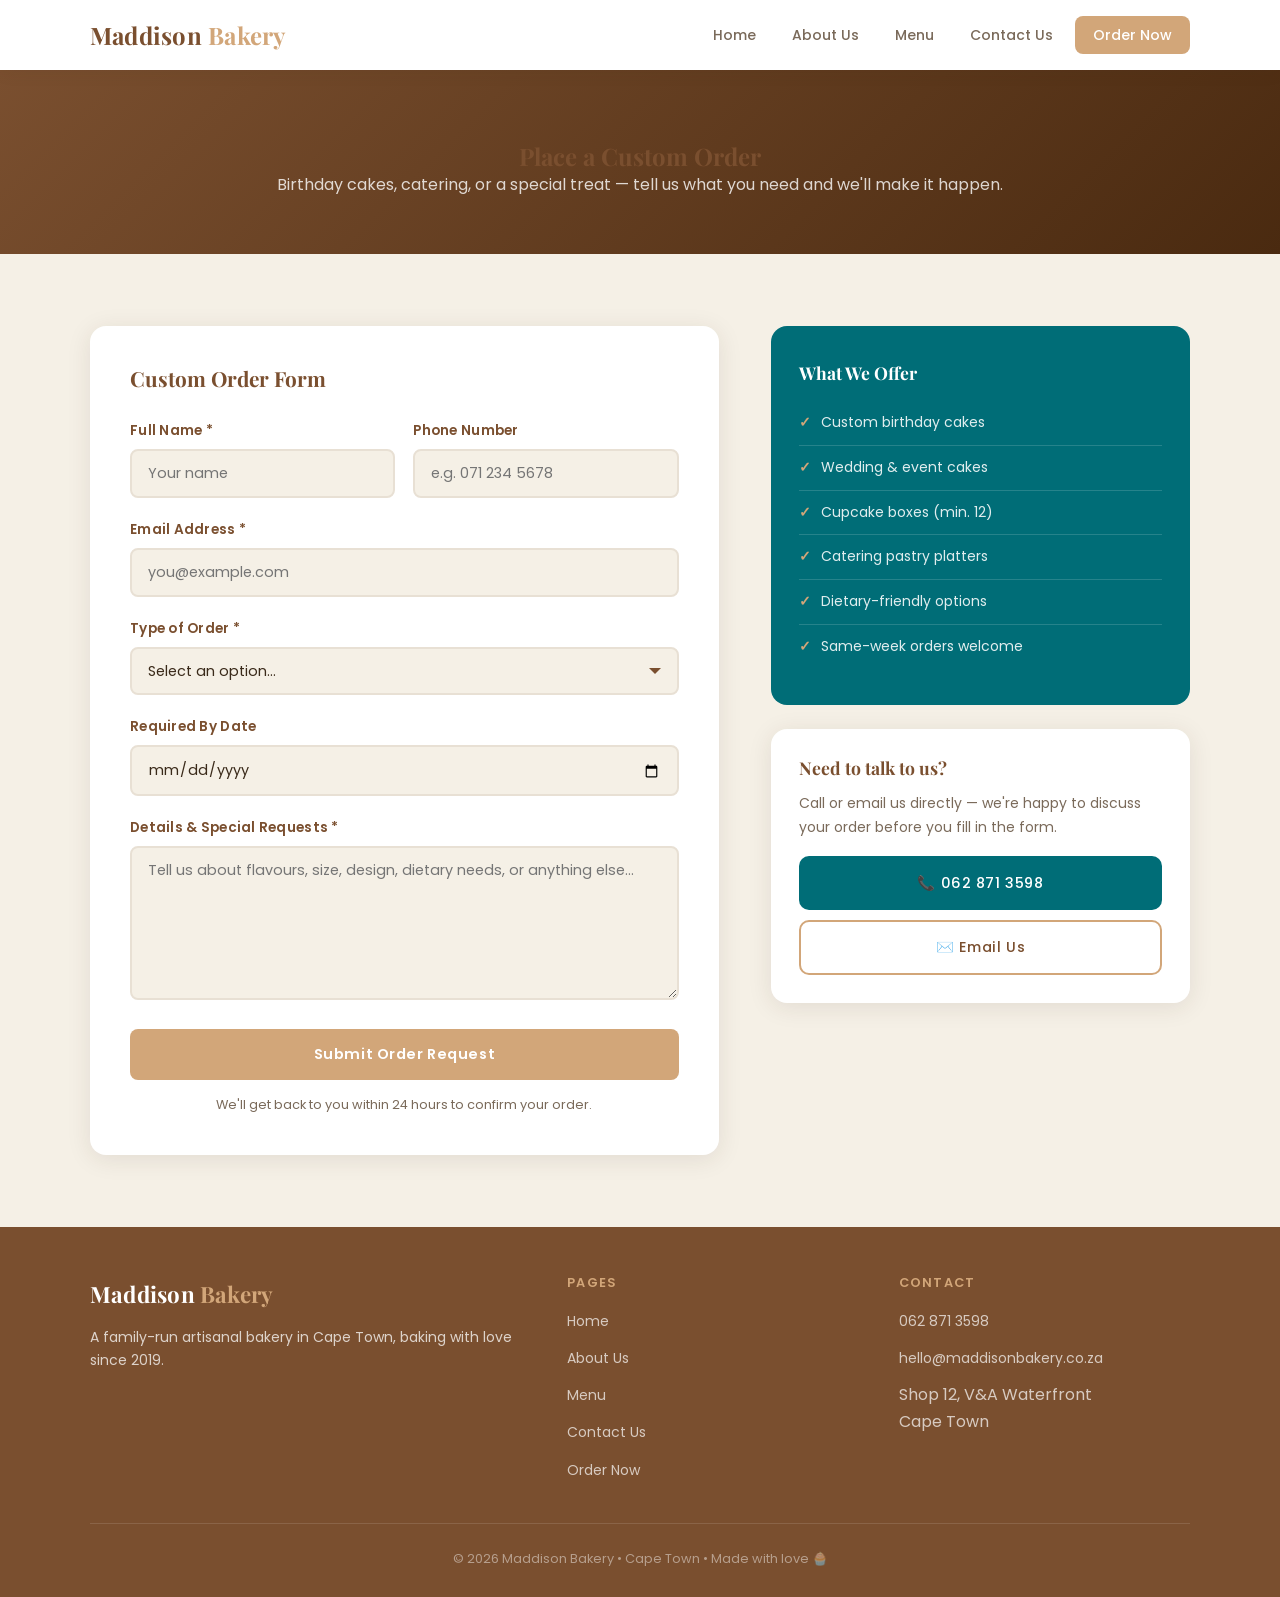
<file: maddison-bakery/order.html>
<!DOCTYPE html>
<html lang="en">
<head>
    <!-- Character Encoding -->
    <meta charset="UTF-8">

    <!-- Responsive Viewport -->
    <meta name="viewport" content="width=device-width, initial-scale=1.0">

    <!-- SEO Description -->
    <meta name="description" content="Place a custom order with Maddison Bakery in Cape Town for birthday cakes, cupcakes, wedding cakes, catering platters and special bakery requests.">

    <!-- SEO Keywords -->
    <meta name="keywords" content="Maddison Bakery order, custom cake inquiry, Cape Town catering, order pastries online">

    <!-- Page Title -->
    <title>Order Now — Maddison Bakery</title>

    <!-- External Stylesheet -->
    <link rel="stylesheet" href="css/style.css">      
</head>
<body>

    <!-- Main Navigation -->
    <nav>
        <div class="nav-inner">
            <a href="index.html" class="nav-logo">Maddison <span>Bakery</span></a>
            <button 
                 class="nav-toggle" 
                 aria-label="Toggle navigation menu"
                 aria-expanded="false">
                 <span></span><span></span><span></span>                
            </button>
            <ul class="nav-links">
                <li><a href="index.html">Home</a></li>
                <li><a href="about.html">About Us</a></li>
                <li><a href="menu.html">Menu</a></li>
                <li><a href="contact.html">Contact Us</a></li>
                <li class="nav-cta"><a href="order.html" class="active">Order Now</a></li>
            </ul>
        </div>
    </nav>

    <!-- Order Hero Section -->
    <section class="order-hero">
        <div class="container">
            <h1>Place a Custom Order</h1>
            <p>Birthday cakes, catering, or a special treat — tell us what you need and we'll make it happen.</p>
        </div>
    </section>

    <main>

        <!-- Order Section -->
        <section class="section">
            <div class="container">
                <div class="order-layout">

                    <!-- Order Form -->
                    <div class="form-card">
                        <h3>Custom Order Form</h3>

                        <form id="orderForm" novalidate>

                            <!-- Name and Phone -->
                            <div class="form-row">
                                <div class="form-group">
                                    <label for="fname">Full Name <span class="lbl-required">*</span></label>
                                    <input type="text" id="fname" name="name" placeholder="Your name" required>
                                </div>

                                <div class="form-group">
                                    <label for="phone">Phone Number</label>
                                    <input type="tel" id="phone" name="phone" placeholder="e.g. 071 234 5678">
                                </div>
                            </div>

                            <!-- Email Address -->
                            <div class="form-group">
                                <label for="oemail">Email Address <span class="lbl-required">*</span></label>
                                <input type="email" id="oemail" name="email" placeholder="you@example.com" required>
                            </div>

                            <!-- Order Type -->
                            <div class="form-group">
                                <label for="order-type">Type of Order <span class="lbl-required">*</span></label>
                                <select id="order-type" name="order-type" required>
                                    <option value="">Select an option...</option>
                                    <option value="Birthday Cake">Birthday Cake</option>
                                    <option value="Cupcakes">Cupcakes</option>
                                    <option value="Wedding / Event Cake">Wedding / Event Cake</option>
                                    <option value="Catering (pastry platter)">Catering (pastry platter)</option>
                                    <option value="Other">Other</option> 
                                </select>
                            </div>

                            <!-- Required Date -->
                            <div class="form-group">
                                <label for="date">Required By Date</label>
                                <input type="date" id="date" name="date">
                            </div>

                            <!-- Order Details -->
                            <div class="form-group">
                                <label for="details">Details & Special Requests <span class="lbl-required">*</span></label>
                                <textarea id="details" name="details" rows="6" placeholder="Tell us about flavours, size, design, dietary needs, or anything else..." required></textarea>
                            </div>

                            <!-- Submit Button -->
                            <button type="submit" class="btn btn-primary order-submit-btn">Submit Order Request</button>

                            <!-- Order Note -->
                            <p class="order-note">We'll get back to you within 24 hours to confirm your order.</p>

                        </form>

                        <!-- Success Message -->
                        <div id="orderSuccess" class="order-success">
                            <h4>✅ Order Request Sent!</h4>
                            <p>Thank you for contacting Maddison Bakery. Your asynchronous order parameters were verified. We will get back to you within 24 hours.</p>
                        </div>
                    </div>

                    <!-- Order Information -->
                    <div>

                        <!-- Services Offered -->
                        <div class="order-aside">
                            <h3>What We Offer</h3>
                            <ul>
                                <li>Custom birthday cakes</li>
                                <li>Wedding & event cakes</li>
                                <li>Cupcake boxes (min. 12)</li>
                                <li>Catering pastry platters</li>
                                <li>Dietary-friendly options</li>
                                <li>Same-week orders welcome</li>
                            </ul>
                        </div>

                        <!-- Contact Card -->
                        <div class="order-contact-card">
                            <h3 class="order-contact-heading">Need to talk to us?</h3>
                            <p class="order-contact-text">Call or email us directly — we're happy to discuss your order before you fill in the form.</p>
                            <a href="tel:0628713598" class="btn btn-teal order-contact-btn">📞 062 871 3598</a>
                            <a href="mailto:hello@maddisonbakery.co.za" class="btn btn-outline order-email-btn">✉️ Email Us</a>
                        </div>

                    </div>

                </div>
            </div>
        </section>

    </main>

    <!-- Footer -->
    <footer>
        <div class="container">
            <div class="footer-inner">

                <!-- Footer Brand -->
                <div class="footer-brand">
                    <div class="nav-logo">Maddison <span class="footer-logo-accent">Bakery</span></div>
                    <p>A family-run artisanal bakery in Cape Town, baking with love since 2019.</p>
                </div>

                <!-- Footer Navigation -->
                <div class="footer-col">
                    <h4>Pages</h4>
                    <ul>
                        <li><a href="index.html">Home</a></li>
                        <li><a href="about.html">About Us</a></li>
                        <li><a href="menu.html">Menu</a></li>
                        <li><a href="contact.html">Contact Us</a></li>
                        <li><a href="order.html">Order Now</a></li>
                    </ul>
                </div>

                <!-- Footer Contact -->
                <div class="footer-col">
                    <h4>Contact</h4>
                    <ul>
                        <li><a href="tel:0628713598">062 871 3598</a></li>
                        <li><a href="mailto:hello@maddisonbakery.co.za">hello@maddisonbakery.co.za</a></li>
                        <li><span class="footer-address">Shop 12, V&A Waterfront<br>Cape Town</span></li>
                    </ul>
                </div>

            </div>

            <!-- Footer Copyright -->
            <div class="footer-bottom">
                <p>© 2026 Maddison Bakery • Cape Town • Made with love 🧁</p>
            </div>
        </div>
    </footer>

    <!-- External JavaScript -->
    <script src="js/script.js"></script>

</body>
</html>
</file>
<file: maddison-bakery/css/style.css>
@import url('https://fonts.googleapis.com/css2?family=Playfair+Display:ital,wght@0,400;0,600;0,700;1,400&family=Poppins:wght@300;400;500;600&display=swap');

/* ── Reset & base ── */
*, *::before, *::after {
  box-sizing: border-box;
  margin: 0;
  padding: 0;
}

:root {
  --caramel:  #D2A679;
  --cream:    #F5F0E6;
  --teal:     #006D77;
  --teal-dark:#005560;
  --brown:    #7A4F2F;
  --text:     #3A2A1A;
  --muted:    #7A6A5A;
  --white:    #ffffff;
  --radius:   10px;
  --shadow:   0 4px 24px rgba(58,42,26,.10);
  --transition: .25s ease;
}

html { scroll-behavior: smooth; }

body {
  font-family: 'Poppins', sans-serif;
  background-color: var(--cream);
  color: var(--text);
  font-size: 16px;
  line-height: 1.7;
}

img { display: block; max-width: 100%; }

h1, h2, h3, h4 {
  font-family: 'Playfair Display', serif;
  color: var(--brown);
  line-height: 1.2;
}

a { color: inherit; text-decoration: none; }

/* ── Utility ── */
.container {
  width: min(1100px, 92%);
  margin-inline: auto;
}

.section { padding: 72px 0; }

.section-title {
  font-size: clamp(1.9rem, 4vw, 2.6rem);
  margin-bottom: 12px;
  color: var(--brown);
}

.section-subtitle {
  font-size: .95rem;
  color: var(--muted);
  margin-bottom: 48px;
  font-style: italic;
}

.divider {
  width: 56px; height: 3px;
  background: var(--caramel);
  border-radius: 2px;
  margin: 14px 0 40px;
}

/* ── Buttons ── */
.btn {
  display: inline-block;
  padding: 13px 30px;
  border-radius: var(--radius);
  font-family: 'Poppins', sans-serif;
  font-weight: 500;
  font-size: .9rem;
  letter-spacing: .04em;
  transition: var(--transition);
  cursor: pointer;
  border: 2px solid transparent;
}

.btn-primary {
  background: var(--caramel);
  color: var(--white);
}
.btn-primary:hover {
  background: #bb8d5f;
  transform: translateY(-2px);
  box-shadow: 0 6px 18px rgba(210,166,121,.35);
}

.btn-outline {
  background: transparent;
  border-color: var(--white);
  color: var(--white);
}
.btn-outline:hover {
  background: var(--white);
  color: var(--brown);
  transform: translateY(-2px);
}

.btn-teal {
  background: var(--teal);
  color: var(--white);
}
.btn-teal:hover {
  background: var(--teal-dark);
  transform: translateY(-2px);
  box-shadow: 0 6px 18px rgba(0,109,119,.30);
}

.btn:active,
.form-submit-btn:active {
  transform: scale(0.98);
}

a:focus,
button:focus,
input:focus,
textarea:focus,
select:focus {
  outline: 2px solid var(--caramel);
  outline-offset: 3px;
}

/* ── Navigation ── */
nav {
  position: sticky;
  top: 0;
  z-index: 100;
  background: var(--white);
  box-shadow: 0 2px 16px rgba(58,42,26,.08);
  padding: 0 24px;
}

.nav-inner {
  display: flex;
  align-items: center;
  justify-content: space-between;
  height: 70px;
  width: min(1100px, 100%);
  margin-inline: auto;
}

.nav-logo {
  font-family: 'Playfair Display', serif;
  font-size: 1.5rem;
  font-weight: 700;
  color: var(--brown);
  letter-spacing: .01em;
}

.nav-logo span { color: var(--caramel); }

.nav-links {
  display: flex;
  gap: 8px;
  list-style: none;
  align-items: center;
}

.nav-links a {
  padding: 8px 14px;
  border-radius: 6px;
  font-size: .875rem;
  font-weight: 500;
  color: var(--muted);
  transition: var(--transition);
}
.nav-links a:hover, .nav-links a.active {
  color: var(--brown);
  background: var(--cream);
}

.nav-links .nav-cta a {
  background: var(--caramel);
  color: var(--white);
  border-radius: 8px;
  padding: 9px 18px;
}
.nav-links .nav-cta a:hover {
  background: #bb8d5f;
}

/* ── Hamburger Menu ── */
.nav-toggle {
  display: none;
  flex-direction: column;
  gap: 5px;
  background: none;
  border: none;
  cursor: pointer;
  padding: 4px;
}
.nav-toggle span {
  display: block;
  width: 24px; height: 2px;
  background: var(--brown);
  border-radius: 2px;
  transition: var(--transition);
}

/* ── Hero ── */
.hero {
  position: relative;
  min-height: 88vh;
  display: flex;
  align-items: center;
  justify-content: center;
  text-align: center;
  background-image: url('../images/bakery-hero.jpg');
  background-size: cover;
  background-position: center;
  color: var(--white);
  overflow: hidden;
}

.hero::before {
  content: '';
  position: absolute; inset: 0;
  background: linear-gradient(160deg, rgba(58,42,26,.55) 0%, rgba(0,109,119,.35) 100%);
}

.hero-content {
  position: relative;
  z-index: 1;
  max-width: 680px;
  padding: 24px;
  animation: fadeUp .9s ease both;
}

.hero-badge {
  display: inline-block;
  background: rgba(255,255,255,.18);
  backdrop-filter: blur(6px);
  border: 1px solid rgba(255,255,255,.3);
  border-radius: 50px;
  padding: 6px 20px;
  font-size: .8rem;
  letter-spacing: .08em;
  text-transform: uppercase;
  margin-bottom: 20px;
}

.hero h2 {
  font-family: 'Playfair Display', serif;
  font-size: clamp(2.6rem, 6vw, 4.2rem);
  color: var(--white);
  margin-bottom: 16px;
  font-style: italic;
}

.hero p {
  font-size: 1.05rem;
  color: rgba(255,255,255,.88);
  margin-bottom: 32px;
  font-weight: 300;
}

.hero-btns { display: flex; gap: 14px; flex-wrap: wrap; justify-content: center; }

/* ── Welcome / intro ── */
.welcome-grid {
  display: grid;
  grid-template-columns: 1fr 1fr;
  gap: 64px;
  align-items: center;
}

.welcome-text .section-title { margin-bottom: 6px; }

.welcome-text p { color: var(--muted); margin-bottom: 20px; }

.welcome-img {
  border-radius: 16px;
  overflow: hidden;
  box-shadow: var(--shadow);
  aspect-ratio: 4/3;
}
.welcome-img img { width: 100%; height: 100%; object-fit: cover; }

/* ── Highlights Section ── */
.highlights {
  background: var(--white);
  padding: 56px 0;
}
.highlights-grid {
  display: grid;
  grid-template-columns: repeat(3, 1fr);
  gap: 28px;
  text-align: center;
}
.highlight-card {
  padding: 36px 24px;
  border-radius: 14px;
  background: var(--cream);
  transition: var(--transition);
}
.highlight-card:hover {
  transform: translateY(-4px);
  box-shadow: var(--shadow);
}
.highlight-icon {
  font-size: 2.2rem;
  margin-bottom: 16px;
}
.highlight-card h3 {
  font-size: 1.1rem;
  margin-bottom: 10px;
  color: var(--brown);
}
.highlight-card p { font-size: .875rem; color: var(--muted); }

/* ── About page ── */
.about-hero {
  background: var(--teal);
  color: var(--white);
  padding: 80px 0 56px;
  text-align: center;
}
.about-hero h2 {
  color: var(--white);
  font-size: clamp(2rem, 5vw, 3rem);
  font-style: italic;
  margin-bottom: 12px;
}
.about-hero p { color: rgba(255,255,255,.82); font-size: 1rem; }

.about-grid {
  display: grid;
  grid-template-columns: 1fr 1fr;
  gap: 56px;
  align-items: center;
}
.about-img {
  border-radius: 16px;
  overflow: hidden;
  box-shadow: var(--shadow);
  aspect-ratio: 4/5;
}
.about-img img { width: 100%; height: 100%; object-fit: cover; }

.about-text p { color: var(--muted); margin-bottom: 16px; }

.values-grid {
  display: grid;
  grid-template-columns: repeat(2, 1fr);
  gap: 20px;
  margin-top: 28px;
}
.value-item {
  background: var(--white);
  border-radius: 10px;
  padding: 20px;
  border-left: 4px solid var(--caramel);
}
.value-item h4 { font-size: 1rem; margin-bottom: 6px; color: var(--brown); }
.value-item p  { font-size: .85rem; color: var(--muted); }

/* ── Team Section ── */
.team-strip {
  background: var(--teal);
  color: var(--white);
  padding: 56px 0;
  text-align: center;
}
.team-strip .section-title { color: var(--white); }
.team-strip .divider { background: rgba(255,255,255,.5); margin-inline: auto; }
.team-strip p { color: rgba(255,255,255,.82); max-width: 560px; margin-inline: auto; }

/* ── Menu page ── */
.menu-hero {
  background: linear-gradient(135deg, var(--cream) 0%, #ede6d5 100%);
  padding: 64px 0 48px;
  text-align: center;
  border-bottom: 1px solid rgba(210,166,121,.25);
}

.menu-note {
  display: inline-block;
  background: var(--teal);
  color: var(--white);
  border-radius: 8px;
  padding: 10px 22px;
  font-size: .85rem;
  margin-top: 24px;
}

.menu-grid {
  display: grid;
  grid-template-columns: repeat(auto-fill, minmax(280px, 1fr));
  gap: 28px;
  margin-top: 40px;
}

.menu-card {
  background: var(--white);
  border-radius: 14px;
  overflow: hidden;
  box-shadow: 0 2px 12px rgba(58,42,26,.08);
  transition: var(--transition);
}
.menu-card:hover {
  transform: translateY(-5px);
  box-shadow: 0 10px 30px rgba(58,42,26,.14);
}
.menu-card-img {
  aspect-ratio: 4/3;
  overflow: hidden;
  background: #ede6d5;
}
.menu-card-img img { width: 100%; height: 100%; object-fit: cover; transition: .4s ease; }
.menu-card:hover .menu-card-img img { transform: scale(1.05); }

.menu-card-body { padding: 20px 22px; }
.menu-card-body h3 { font-size: 1.1rem; margin-bottom: 6px; color: var(--brown); }
.menu-card-body p  { font-size: .85rem; color: var(--muted); margin-bottom: 14px; }
.menu-price {
  font-family: 'Playfair Display', serif;
  font-size: 1.15rem;
  font-weight: 600;
  color: var(--teal);
}

.divider-center { margin-inline: auto; }
.menu-hero-text { color: var(--muted); max-width: 520px; margin-inline: auto; }
.menu-note-link { color: rgba(255,255,255,.9); text-decoration: underline; }
.menu-section-heading { font-size: 1.5rem; margin-bottom: 8px; color: var(--brown); }

.custom-order-card {
  background: var(--teal);
  display: flex;
  flex-direction: column;
  justify-content: center;
  align-items: center;
  text-align: center;
  padding: 36px 24px;
  min-height: 260px;
}
.custom-order-card .custom-order-icon { font-size: 2.5rem; margin-bottom: 14px; }
.custom-order-card h3 { color: var(--white); margin-bottom: 10px; }
.custom-order-card p { color: rgba(255,255,255,.8); font-size: .875rem; margin-bottom: 22px; }

/* ── Contact page ── */
.contact-hero {
  background: var(--teal);
  color: var(--white);
  padding: 72px 0 56px;
  text-align: center;
}
.contact-hero h2 { color: var(--white); font-style: italic; font-size: clamp(1.8rem, 4vw, 2.8rem); margin-bottom: 10px; }
.contact-hero p  { color: rgba(255,255,255,.82); }
.contact-layout { display: grid; grid-template-columns: 1fr 1.4fr; gap: 52px; align-items: start; }
.contact-info h3 { margin-bottom: 20px; font-size: 1.25rem; }

.info-item { display: flex; gap: 14px; align-items: flex-start; margin-bottom: 22px; }
.info-icon {
  width: 42px; height: 42px;
  border-radius: 10px;
  background: var(--cream);
  display: flex; align-items: center; justify-content: center;
  font-size: 1.1rem;
  flex-shrink: 0;
}
.info-text strong { display: block; font-weight: 600; color: var(--brown); margin-bottom: 2px; }
.info-text span   { font-size: .875rem; color: var(--muted); }

.map-wrap { border-radius: 12px; overflow: hidden; margin-top: 28px; box-shadow: var(--shadow); }
.map-wrap iframe { display: block; width: 100%; }
.contact-link { color: var(--muted); }
.contact-link:hover { color: var(--brown); text-decoration: underline; }
.contact-map { border: 0; }

/* ── Forms ── */
.form-card { background: var(--white); border-radius: 16px; padding: 40px; box-shadow: var(--shadow); }
.form-card h3 { margin-bottom: 28px; font-size: 1.3rem; }
.form-group { margin-bottom: 20px; position: relative; }
.form-group label {
  display: block;
  font-size: .85rem;
  font-weight: 600;
  color: var(--brown);
  margin-bottom: 7px;
  letter-spacing: .02em;
}
.form-group input,
.form-group textarea,
.form-group select {
  width: 100%;
  padding: 12px 16px;
  border: 2px solid #e8e0d4;
  border-radius: 8px;
  font-family: 'Poppins', sans-serif;
  font-size: .9rem;
  color: var(--text);
  background: var(--cream);
  transition: var(--transition);
  outline: none;
  appearance: none;
}
.form-group input:focus,
.form-group textarea:focus,
.form-group select:focus {
  border-color: var(--caramel);
  background: var(--white);
  box-shadow: 0 0 0 3px rgba(210,166,121,.18);
}
.form-group textarea { resize: vertical; min-height: 130px; }
.form-group select { cursor: pointer; background-image: url("data:image/svg+xml;utf8,<svg xmlns='http://www.w3.org/2000/svg' width='12' height='12' fill='%237A4F2F'><path d='M0 3h12l-6 6z'/></svg>"); background-repeat: no-repeat; background-position: right 16px center; padding-right: 40px; }
.form-row { display: grid; grid-template-columns: 1fr 1fr; gap: 18px; }

/* ── Order Page Utilities ── */
.order-hero {
  background: linear-gradient(135deg, var(--brown) 0%, #4a2a10 100%);
  color: var(--white);
  padding: 72px 0 56px;
  text-align: center;
}
.order-hero h2 { color: var(--white); font-style: italic; font-size: clamp(1.8rem, 4vw, 2.8rem); margin-bottom: 10px; }
.order-hero p  { color: rgba(255,255,255,.8); }
.order-layout { display: grid; grid-template-columns: 1.5fr 1fr; gap: 52px; align-items: start; }

.order-aside { background: var(--teal); color: var(--white); border-radius: 16px; padding: 36px 28px; }
.order-aside h3 { color: var(--white); margin-bottom: 18px; font-size: 1.1rem; }
.order-aside ul { list-style: none; }
.order-aside ul li {
  display: flex;
  align-items: center;
  gap: 10px;
  padding: 10px 0;
  border-bottom: 1px solid rgba(255,255,255,.15);
  font-size: .875rem;
  color: rgba(255,255,255,.88);
}
.order-aside ul li:last-child { border-bottom: none; }
.order-aside ul li::before { content: '✓'; color: var(--caramel); font-weight: 700; }

/* ── Footer ── */
footer { background: var(--brown); color: rgba(255,255,255,.75); padding: 48px 0 28px; }
.footer-inner { display: grid; grid-template-columns: 1.5fr 1fr 1fr; gap: 40px; margin-bottom: 40px; }
.footer-brand .nav-logo { color: var(--white); font-size: 1.4rem; }
.footer-brand p { font-size: .875rem; margin-top: 12px; line-height: 1.7; }
.footer-col h4 { font-family: 'Poppins', sans-serif; font-size: .8rem; text-transform: uppercase; letter-spacing: .1em; color: var(--caramel); margin-bottom: 16px; font-weight: 600; }
.footer-col ul { list-style: none; }
.footer-col ul li + li { margin-top: 10px; }
.footer-col ul li a { font-size: .875rem; color: rgba(255,255,255,.7); transition: var(--transition); }
.footer-col ul li a:hover { color: var(--white); }
.footer-bottom { border-top: 1px solid rgba(255,255,255,.12); padding-top: 24px; text-align: center; font-size: .8rem; color: rgba(255,255,255,.45); }

/* ── Animations ── */
@keyframes fadeUp {
  from { opacity: 0; transform: translateY(28px); }
  to   { opacity: 1; transform: translateY(0); }
}

.mt-12 { margin-top: 12px; }
.mt-28 { margin-top: 28px; }
.cta-strip { background: var(--teal); text-align: center; padding: 64px 0; }
.cta-strip h2 { color: var(--white); font-style: italic; font-size: clamp(1.6rem, 4vw, 2.4rem); margin-bottom: 12px; }
.cta-strip p { color: rgba(255,255,255,.8); margin-bottom: 30px; }
.footer-brand .footer-logo-accent { color: var(--caramel); }
.footer-address { color: rgba(255,255,255,.7); }

.order-submit-btn { width: 100%; text-align: center; padding: 15px; border:none; background:var(--caramel); color:var(--white); border-radius:8px; font-weight:600; cursor:pointer; }
.order-note { text-align: center; font-size: .8rem; color: var(--muted); margin-top: 14px; }
.order-contact-card { background: var(--white); border-radius: 16px; padding: 28px; margin-top: 24px; box-shadow: var(--shadow); }
.order-contact-heading { font-size: 1.1rem; margin-bottom: 14px; color: var(--brown); }
.order-contact-text { font-size: .875rem; color: var(--muted); margin-bottom: 16px; }
.order-contact-btn { display: block; text-align: center; margin-bottom: 10px; }
.order-email-btn { display: block; width: 100%; text-align: center; border: 2px solid var(--caramel); background: var(--white); color: var(--brown); margin-top: 10px; padding: 13px 20px; border-radius: 10px; }
.order-email-btn:hover { background: var(--caramel); color: var(--white); }

/* ── Responsive Media Queries ── */
@media (max-width: 900px) {
  .welcome-grid, .about-grid, .contact-layout, .order-layout { grid-template-columns: 1fr; }
  .footer-inner { grid-template-columns: 1fr 1fr; }
  .highlights-grid { grid-template-columns: 1fr 1fr; }
  .nav-links { gap: 10px; }
  .nav-links a { font-size: 0.9rem; padding: 8px 10px; }
}

@media (max-width: 768px) {
  .nav-links { display: none; flex-direction: column; position: absolute; top: 70px; left: 0; right: 0; background: var(--white); padding: 20px 24px 28px; box-shadow: 0 8px 20px rgba(58,42,26,.12); gap: 4px; }
  .nav-links.open { display: flex; }
  .nav-toggle { display: flex; }
  .nav-logo { font-size: 1.25rem; }
  .nav-links a { display: block; text-align: center; width: 100%; }
  .nav-links .nav-cta a { width: fit-content; margin: 8px auto 0; }
  .highlights-grid, .footer-inner, .values-grid, .form-row { grid-template-columns: 1fr; }
  .section { padding: 52px 0; }
  .form-card { padding: 28px 20px; }
  .hero-btns { flex-direction: column; align-items: center; }
  .about-hero, .contact-hero, .order-hero, .menu-hero { padding: 48px 0 36px; }
  .about-hero h2, .contact-hero h2, .order-hero h2 { font-size: 2rem; }
  .about-hero p, .contact-hero p, .order-hero p { font-size: 0.9rem; }
}

/*── PART 3: NEW FUNCTIONAL MATRIX OVERLAYS ── */

.lightbox { display: none; position: fixed; z-index: 9999; inset: 0; background: rgba(0, 0, 0, 0.9); justify-content: center; align-items: center; }
.lightbox.show { display: flex; }
.lightbox-img { max-width: 90%; max-height: 85%; border-radius: 12px; animation: fadeUp 0.3s ease; }
.lightbox-close { position: absolute; top: 20px; right: 30px; color: white; font-size: 40px; cursor: pointer; }

.order-success { display: none; margin-top: 20px; padding: 20px; background: #e8f8ef; border: 1px solid #7ac29a; border-radius: 10px; text-align: center; }
.order-success.show { display: block; animation: fadeUp 0.4s ease; }

/* Custom field validation notification tokens */
.field-error-msg { display: none; color: #c94b4b; font-size: 0.75rem; font-weight: 500; margin-top: 5px; animation: fadeUp 0.25s ease both; }
.input-field-error { border-color: #c94b4b !important; background-color: #fff5f5 !important; }
.form-success { display: none; text-align: center; }
.form-success.visible { display: block; animation: fadeUp 0.4s ease both; }
.search-message { font-size: 0.85rem; color: var(--muted); font-style: italic; margin-top: 8px; }
.menu-search-box { margin-bottom: 32px; background: var(--white); padding: 20px; border-radius: 12px; box-shadow: 0 2px 12px rgba(58,42,26,.04); }
</file>
